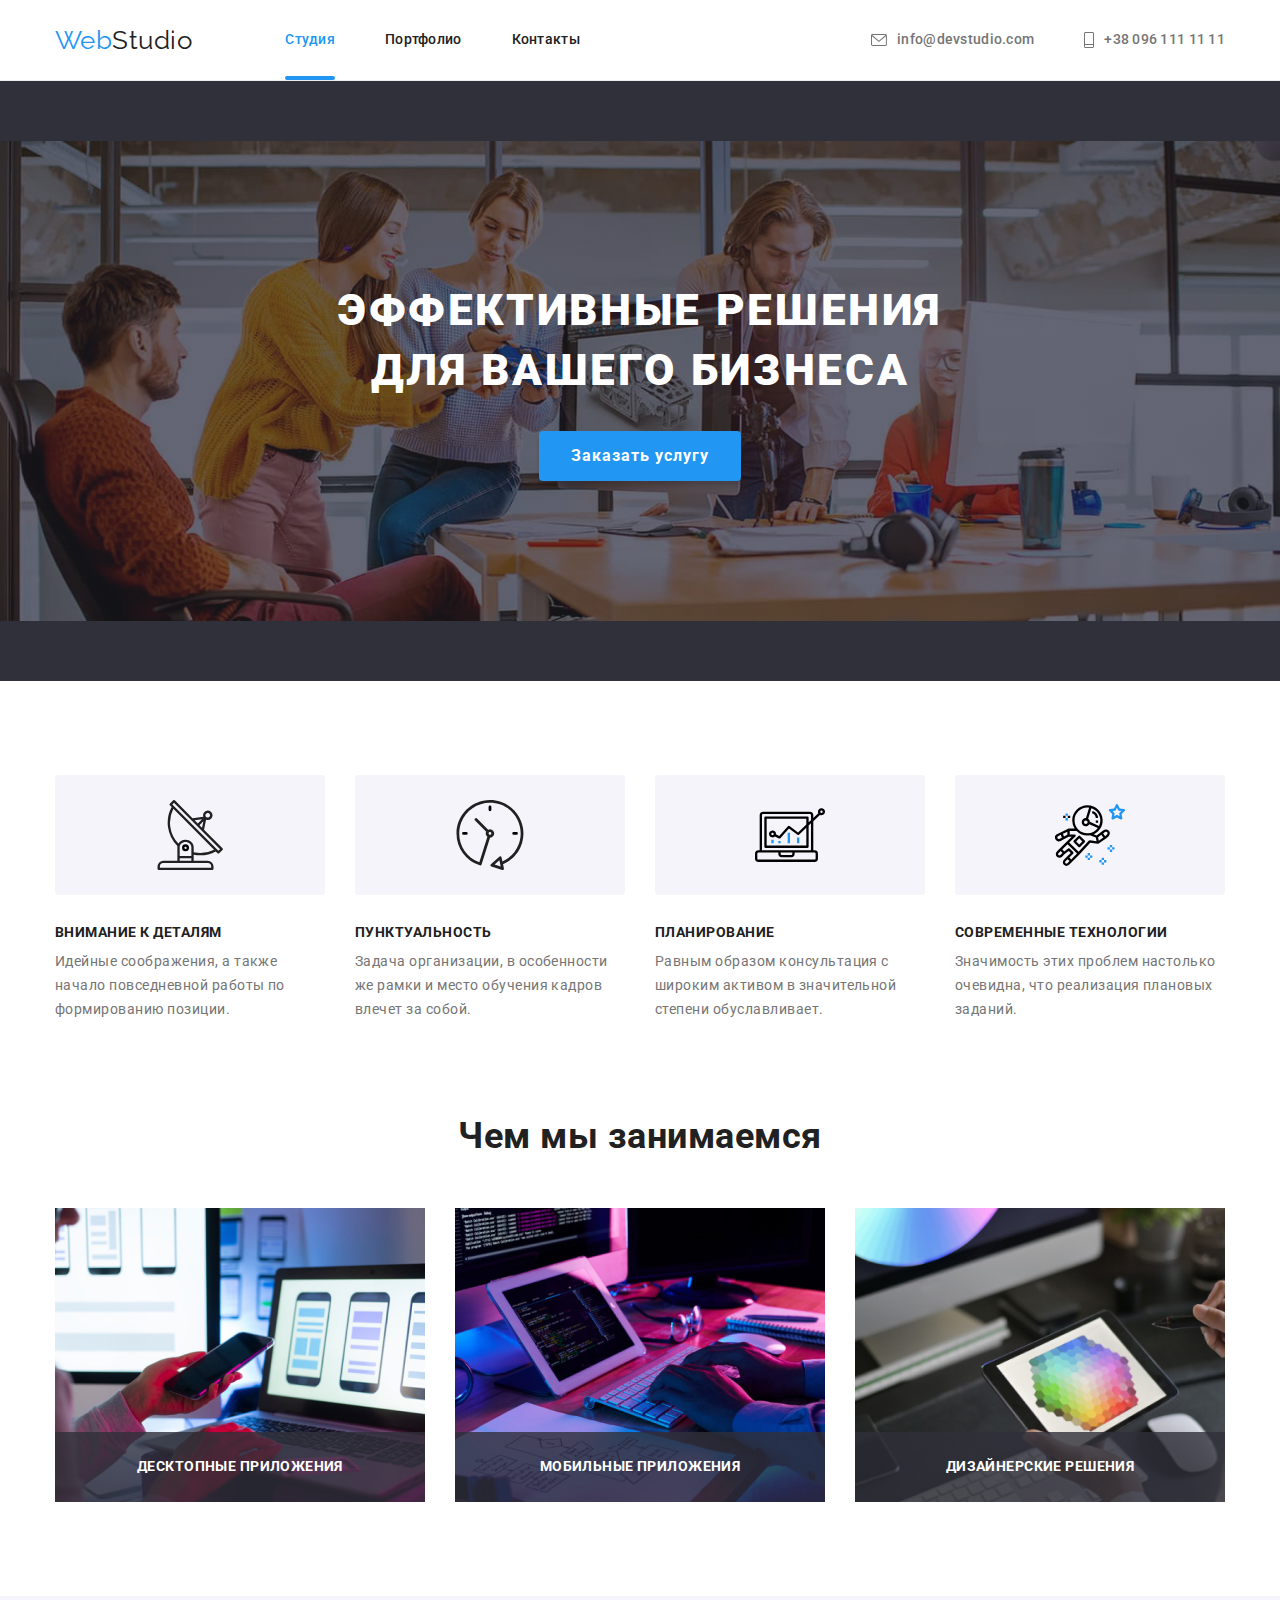
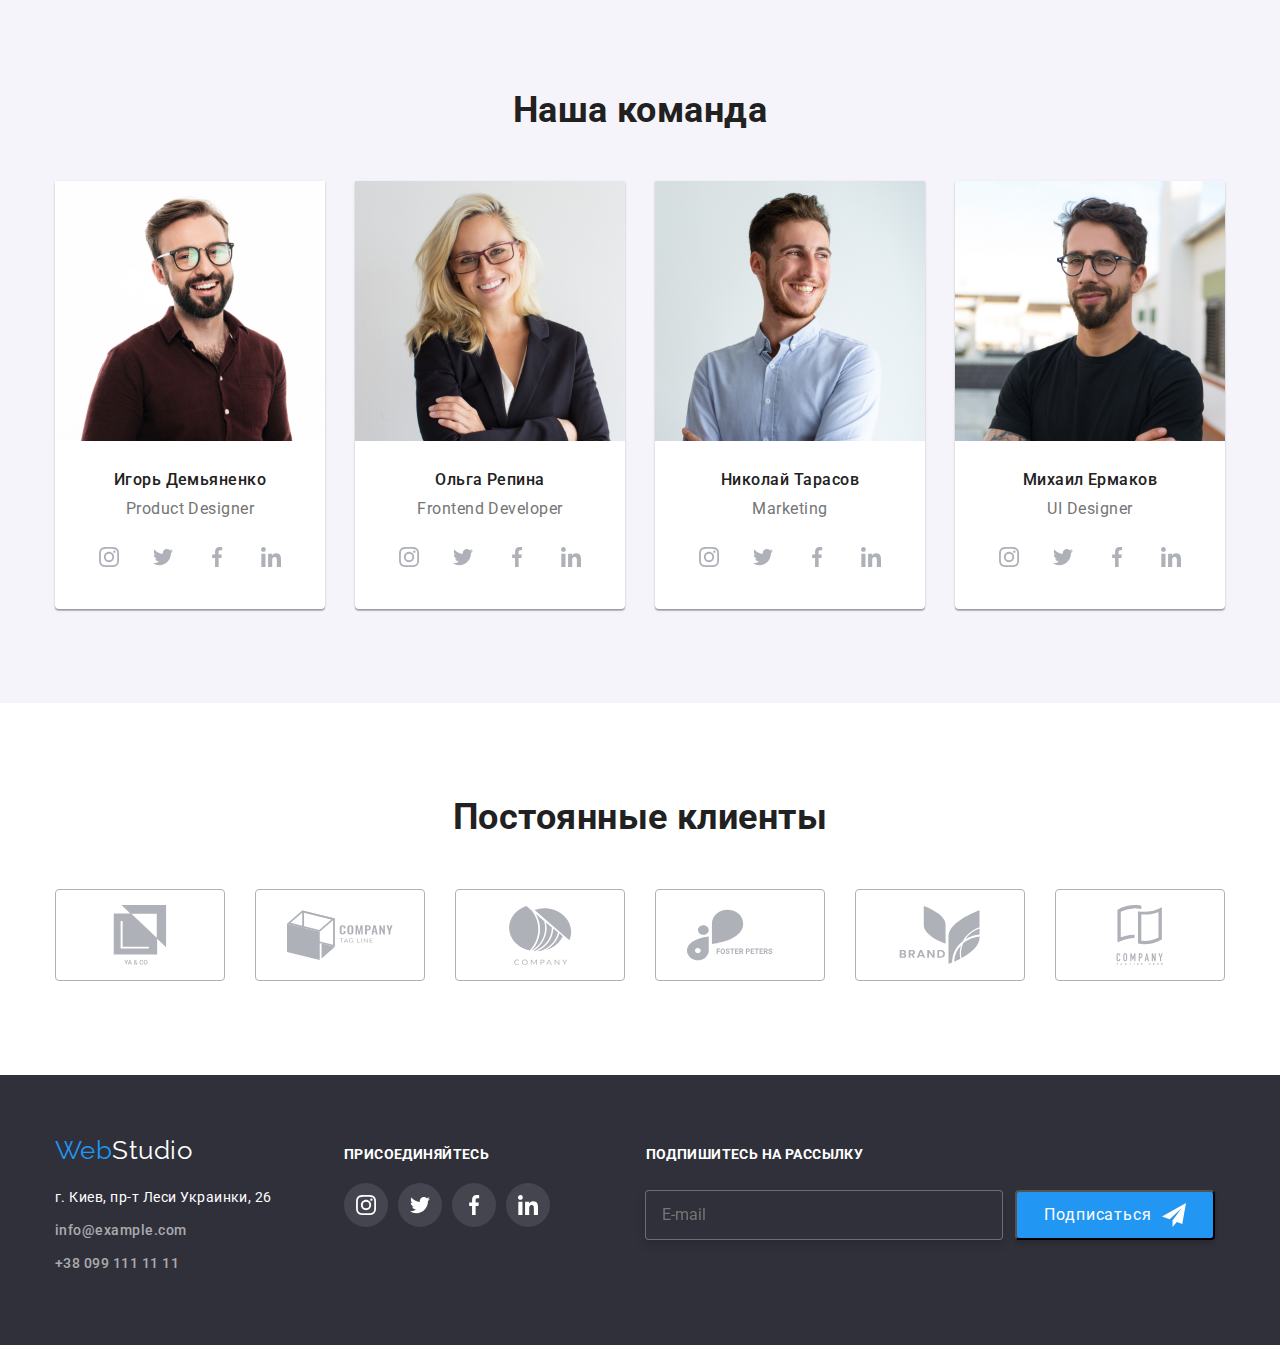
<file: index.html>
<!DOCTYPE html>
<html lang="ru">
    <head>
        <meta charset="UTF-8" />
        <meta http-equiv="X-UA-Compatible" content="IE=edge" />
        <meta name="viewport" content="width=device-width, initial-scale=1.0" />
        <title>Document</title>
        <link rel="preconnect" href="https://fonts.gstatic.com" />
        <link
            href="https://fonts.googleapis.com/css2?family=Raleway:wght@700&family=Roboto:wght@400;500;700;900&display=swap"
            rel="stylesheet"
        />
        <link
            rel="stylesheet"
            href="https://cdnjs.cloudflare.com/ajax/libs/modern-normalize/1.0.0/modern-normalize.min.css"
        />
        <link rel="stylesheet" href="css/styles.css" />
    </head>
    <body>
        <header class="line-bottom">
            <div class="container">
                <nav class="main-nav">
                    <a href="index.html" class="logo link"
                        ><span class="logo-accent">Web</span>Studio</a
                    >
                    <ul class="site-nav list">
                        <li class="item">
                            <a
                                href="index.html"
                                class="link current link-border"
                                >Студия</a
                            >
                        </li>
                        <li class="item">
                            <a href="portfolio.html" class="link">Портфолио</a>
                        </li>
                        <li class="item">
                            <a href="" class="link item">Контакты</a>
                        </li>
                    </ul>

                    <ul class="contact list mail-like auth-nav">
                        <li class="item">
                            <a
                                href="mailto:info@devstudio.com"
                                class="auth-nav-link link"
                            >
                                <svg class="mail-icon" width="16" height="12">
                                    <use
                                        href="./images/icons.svg#icon-mail"
                                    ></use></svg
                                >info@devstudio.com
                            </a>
                        </li>
                        <li class="item">
                            <a
                                href="tel:+380961111111"
                                class="auth-nav-link link"
                                ><svg class="tel-icon" width="10" height="16">
                                    <use
                                        href="./images/icons.svg#icon-tell"
                                    ></use></svg
                                >+38 096 111 11 11
                            </a>
                        </li>
                    </ul>
                </nav>
            </div>
        </header>
        <main>
            <section class="hero">
                <div class="container">
                    <h1 class="hero-title">
                        Эффективные решения для вашего бизнеса
                    </h1>
                    <button
                        data-modal-open
                        type="button"
                        class="hero-button button"
                    >
                        Заказать услугу
                    </button>
                </div>
            </section>
            <section class="section feature-section">
                <div class="container">
                    <ul class="feature-list list">
                        <li class="item-list">
                            <div class="line-icon">
                                <svg
                                    class="feature-icon"
                                    width="70"
                                    height="70"
                                >
                                    <use
                                        href="./images/icons.svg#icon-antenna"
                                    ></use>
                                </svg>
                            </div>
                            <h3 class="section-title">Внимание к деталям</h3>
                            <p class="section-info">
                                Идейные соображения, а также начало повседневной
                                работы по формированию позиции.
                            </p>
                        </li>
                        <li class="item-list">
                            <div class="line-icon">
                                <svg
                                    class="feature-icon"
                                    width="70"
                                    height="70"
                                >
                                    <use
                                        href="./images/icons.svg#icon-clock"
                                    ></use>
                                </svg>
                            </div>
                            <h3 class="section-title">Пунктуальность</h3>
                            <p class="section-info">
                                Задача организации, в особенности же рамки и
                                место обучения кадров влечет за собой.
                            </p>
                        </li>
                        <li class="item-list">
                            <div class="line-icon">
                                <svg
                                    class="feature-icon"
                                    width="70"
                                    height="70"
                                >
                                    <use
                                        href="./images/icons.svg#icon-diagram"
                                    ></use>
                                </svg>
                            </div>
                            <h3 class="section-title">Планирование</h3>
                            <p class="section-info">
                                Равным образом консультация с широким активом в
                                значительной степени обуславливает.
                            </p>
                        </li>
                        <li class="item-list">
                            <div class="line-icon">
                                <svg
                                    class="feature-icon"
                                    width="70"
                                    height="70"
                                >
                                    <use
                                        href="./images/icons.svg#icon-astronaut"
                                    ></use>
                                </svg>
                            </div>
                            <h3 class="section-title">
                                Современные технологии
                            </h3>
                            <p class="section-info">
                                Значимость этих проблем настолько очевидна, что
                                реализация плановых заданий.
                            </p>
                        </li>
                    </ul>
                </div>
            </section>
            <section class="section">
                <div class="container">
                    <h2 class="section-big list">Чем мы занимаемся</h2>
                    <ul class="work list">
                        <li class="work-item">
                            <a href="" class="work-product">
                                <img
                                    src="images/computer.jpg"
                                    alt="Кодит на компьютере"
                                    width="370"
                                />

                                <h3 class="product-name">
                                    Десктопные приложения
                                </h3>
                            </a>
                        </li>
                        <li class="work-item">
                            <a href="" class="work-product"
                                ><img
                                    src="images/notebook.jpg"
                                    alt="Кодит на ноутбуке"
                                    width="370"
                                />

                                <h3 class="product-name">
                                    Мобильные приложения
                                </h3>
                            </a>
                        </li>
                        <li class="work-item">
                            <a href="" class="work-product">
                                <img
                                    src="images/tablet.jpg"
                                    alt="Кодит на планшете"
                                    width="370"
                                />

                                <h3 class="product-name">
                                    Дизайнерские решения
                                </h3>
                            </a>
                        </li>
                    </ul>
                </div>
            </section>
            <section class="section team-color">
                <div class="container">
                    <h2 class="section-big list">Наша команда</h2>
                    <ul class="team list">
                        <li class="team-item">
                            <img
                                src="images/demyanenko.jpg"
                                alt="На фото Игорь Демьяненко"
                                width="270"
                            />
                            <div class="man-rang-item">
                                <h3 class="section-man">Игорь Демьяненко</h3>
                                <p class="section-rang">Product Designer</p>
                                <ul class="list social-team">
                                    <li class="social-team-list">
                                        <a
                                            href=""
                                            class="social-team-link link"
                                        >
                                            <svg
                                                class="social-team-icon"
                                                width="20"
                                                height="20"
                                            >
                                                <use
                                                    href="./images/icons.svg#icon-instagram"
                                                ></use></svg
                                        ></a>
                                    </li>
                                    <li class="social-team-list">
                                        <a
                                            href=""
                                            class="social-team-link link"
                                        >
                                            <svg
                                                class="social-team-icon"
                                                width="20"
                                                height="20"
                                            >
                                                <use
                                                    href="./images/icons.svg#icon-twitter"
                                                ></use></svg
                                        ></a>
                                    </li>
                                    <li class="social-team-list">
                                        <a
                                            href=""
                                            class="social-team-link link"
                                        >
                                            <svg
                                                class="social-team-icon"
                                                width="20"
                                                height="20"
                                            >
                                                <use
                                                    href="./images/icons.svg#icon-facebook"
                                                ></use></svg
                                        ></a>
                                    </li>
                                    <li class="social-team-list">
                                        <a
                                            href=""
                                            class="social-team-link link"
                                        >
                                            <svg
                                                class="social-team-icon"
                                                width="20"
                                                height="20"
                                            >
                                                <use
                                                    href="./images/icons.svg#icon-linkedin"
                                                ></use></svg
                                        ></a>
                                    </li>
                                </ul>
                            </div>
                        </li>
                        <li class="team-item">
                            <img
                                src="images/repina.jpg"
                                alt="На фото Ольга Репина"
                                width="270"
                            />
                            <div class="man-rang-item">
                                <h3 class="section-man">Ольга Репина</h3>
                                <p class="section-rang">Frontend Developer</p>
                                <ul class="list social-team">
                                    <li class="social-team-list">
                                        <a
                                            href=""
                                            class="social-team-link link"
                                        >
                                            <svg
                                                class="social-team-icon"
                                                width="20"
                                                height="20"
                                            >
                                                <use
                                                    href="./images/icons.svg#icon-instagram"
                                                ></use></svg
                                        ></a>
                                    </li>
                                    <li class="social-team-list">
                                        <a
                                            href=""
                                            class="social-team-link link"
                                        >
                                            <svg
                                                class="social-team-icon"
                                                width="20"
                                                height="20"
                                            >
                                                <use
                                                    href="./images/icons.svg#icon-twitter"
                                                ></use></svg
                                        ></a>
                                    </li>
                                    <li class="social-team-list">
                                        <a
                                            href=""
                                            class="social-team-link link"
                                        >
                                            <svg
                                                class="social-team-icon"
                                                width="20"
                                                height="20"
                                            >
                                                <use
                                                    href="./images/icons.svg#icon-facebook"
                                                ></use></svg
                                        ></a>
                                    </li>
                                    <li class="social-team-list">
                                        <a
                                            href=""
                                            class="social-team-link link"
                                        >
                                            <svg
                                                class="social-team-icon"
                                                width="20"
                                                height="20"
                                            >
                                                <use
                                                    href="./images/icons.svg#icon-linkedin"
                                                ></use></svg
                                        ></a>
                                    </li>
                                </ul>
                            </div>
                        </li>
                        <li class="team-item">
                            <img
                                src="images/tarasov.jpg"
                                alt="На фото Николай Тарасов"
                                width="270"
                            />
                            <div class="man-rang-item">
                                <h3 class="section-man">Николай Тарасов</h3>
                                <p class="section-rang">Marketing</p>
                                <ul class="list social-team">
                                    <li class="social-team-list">
                                        <a
                                            href=""
                                            class="social-team-link link"
                                        >
                                            <svg
                                                class="social-team-icon"
                                                width="20"
                                                height="20"
                                            >
                                                <use
                                                    href="./images/icons.svg#icon-instagram"
                                                ></use></svg
                                        ></a>
                                    </li>
                                    <li class="social-team-list">
                                        <a
                                            href=""
                                            class="social-team-link link"
                                        >
                                            <svg
                                                class="social-team-icon"
                                                width="20"
                                                height="20"
                                            >
                                                <use
                                                    href="./images/icons.svg#icon-twitter"
                                                ></use></svg
                                        ></a>
                                    </li>
                                    <li class="social-team-list">
                                        <a
                                            href=""
                                            class="social-team-link link"
                                        >
                                            <svg
                                                class="social-team-icon"
                                                width="20"
                                                height="20"
                                            >
                                                <use
                                                    href="./images/icons.svg#icon-facebook"
                                                ></use></svg
                                        ></a>
                                    </li>
                                    <li class="social-team-list">
                                        <a
                                            href=""
                                            class="social-team-link link"
                                        >
                                            <svg
                                                class="social-team-icon"
                                                width="20"
                                                height="20"
                                            >
                                                <use
                                                    href="./images/icons.svg#icon-linkedin"
                                                ></use></svg
                                        ></a>
                                    </li>
                                </ul>
                            </div>
                        </li>
                        <li class="team-item">
                            <img
                                src="images/ermakov.jpg"
                                alt="На фото Михаил Ермаков"
                                width="270"
                            />
                            <div class="man-rang-item">
                                <h3 class="section-man">Михаил Ермаков</h3>
                                <p class="section-rang">UI Designer</p>
                                <ul class="list social-team">
                                    <li class="social-team-list">
                                        <a
                                            href=""
                                            class="social-team-link link"
                                        >
                                            <svg
                                                class="social-team-icon"
                                                width="20"
                                                height="20"
                                            >
                                                <use
                                                    href="./images/icons.svg#icon-instagram"
                                                ></use></svg
                                        ></a>
                                    </li>
                                    <li class="social-team-list">
                                        <a
                                            href=""
                                            class="social-team-link link"
                                        >
                                            <svg
                                                class="social-team-icon"
                                                width="20"
                                                height="20"
                                            >
                                                <use
                                                    href="./images/icons.svg#icon-twitter"
                                                ></use></svg
                                        ></a>
                                    </li>
                                    <li class="social-team-list">
                                        <a
                                            href=""
                                            class="social-team-link link"
                                        >
                                            <svg
                                                class="social-team-icon"
                                                width="20"
                                                height="20"
                                            >
                                                <use
                                                    href="./images/icons.svg#icon-facebook"
                                                ></use></svg
                                        ></a>
                                    </li>
                                    <li class="social-team-list">
                                        <a
                                            href=""
                                            class="social-team-link link"
                                        >
                                            <svg
                                                class="social-team-icon"
                                                width="20"
                                                height="20"
                                            >
                                                <use
                                                    href="./images/icons.svg#icon-linkedin"
                                                ></use></svg
                                        ></a>
                                    </li>
                                </ul>
                            </div>
                        </li>
                    </ul>
                </div>
            </section>
            <section class="section">
                <div class="container">
                    <h3 class="section-big">Постоянные клиенты</h3>
                    <ul class="list company">
                        <li class="company-list">
                            <a href="" class="company-link link">
                                <svg
                                    class="company-icon"
                                    width="106"
                                    height="60"
                                >
                                    <use
                                        href="./images/icons.svg#icon-yago"
                                    ></use>
                                </svg>
                            </a>
                        </li>
                        <li class="company-list">
                            <a href="" class="company-link link">
                                <svg
                                    class="company-icon"
                                    width="106"
                                    height="60"
                                >
                                    <use
                                        href="./images/icons.svg#icon-tagline"
                                    ></use>
                                </svg>
                            </a>
                        </li>
                        <li class="company-list">
                            <a href="" class="company-link link">
                                <svg
                                    class="company-icon"
                                    width="106"
                                    height="60"
                                >
                                    <use
                                        href="./images/icons.svg#icon-company"
                                    ></use>
                                </svg>
                            </a>
                        </li>
                        <li class="company-list">
                            <a href="" class="company-link link">
                                <svg
                                    class="company-icon"
                                    width="106"
                                    height="60"
                                >
                                    <use
                                        href="./images/icons.svg#icon-foster"
                                    ></use>
                                </svg>
                            </a>
                        </li>
                        <li class="company-list">
                            <a href="" class="company-link link">
                                <svg
                                    class="company-icon"
                                    width="106"
                                    height="60"
                                >
                                    <use
                                        href="./images/icons.svg#icon-brand"
                                    ></use>
                                </svg>
                            </a>
                        </li>
                        <li class="company-list">
                            <a href="" class="company-link link">
                                <svg
                                    class="company-icon"
                                    width="106"
                                    height="60"
                                >
                                    <use
                                        href="./images/icons.svg#icon-taghere"
                                    ></use>
                                </svg>
                            </a>
                        </li>
                    </ul>
                </div>
            </section>
        </main>
        <footer class="footer">
            <div class="container flex-footer">
                <div class="adds">
                    <a href="index.html" class="logo link logo-footer"
                        ><span class="logo-accent">Web</span
                        ><span class="logo-white">Studio</span></a
                    >
                    <address class="adds-like">
                        <p class="list">
                            <span class="adds-tittle"
                                >г. Киев, пр-т Леси Украинки, 26</span
                            >
                        </p>
                        <ul class="contact list">
                            <li>
                                <a
                                    href="mailto:info@example.com"
                                    class="mail link contact-mail-down"
                                    >info@example.com</a
                                >
                            </li>
                            <li>
                                <a
                                    href="tel:+380991111111"
                                    class="tel link contact-mail-down"
                                    >+38 099 111 11 11</a
                                >
                            </li>
                        </ul>
                    </address>
                </div>
                <div class="plea">
                    <h3 class="plea-title">присоединяйтесь</h3>
                    <ul class="list social">
                        <li class="social-list">
                            <a href="" class="social-link link">
                                <svg class="social-icon" width="20" height="20">
                                    <use
                                        href="./images/icons.svg#icon-instagram"
                                    ></use></svg
                            ></a>
                        </li>
                        <li class="social-list">
                            <a href="" class="social-link link">
                                <svg class="social-icon" width="20" height="20">
                                    <use
                                        href="./images/icons.svg#icon-twitter"
                                    ></use></svg
                            ></a>
                        </li>
                        <li class="social-list">
                            <a href="" class="social-link link">
                                <svg class="social-icon" width="20" height="20">
                                    <use
                                        href="./images/icons.svg#icon-facebook"
                                    ></use></svg
                            ></a>
                        </li>
                        <li class="social-list">
                            <a href="" class="social-link link">
                                <svg class="social-icon" width="20" height="20">
                                    <use
                                        href="./images/icons.svg#icon-linkedin"
                                    ></use></svg
                            ></a>
                        </li>
                    </ul>
                </div>
                <div class="input">
                    <h3 class="input-tittle">Подпишитесь на рассылку</h3>
                    <form class="input-form">
                        <label
                            ><input
                                type="email"
                                name="email"
                                placeholder="E-mail"
                                class="input-mail"
                        /></label>
                        <button type="submit" class="input-button">
                            Подписаться<svg
                                class="send-icon"
                                width="24"
                                height="24"
                            >
                                <use href="./images/icons.svg#icon-send"></use>
                            </svg>
                        </button>
                    </form>
                </div>
            </div>
            <div data-modal class="backdrop is-hidden">
                <div class="modal">
                    <h3 class="modal-title">
                        Оставьте свои данные, мы вам перезвоним
                    </h3>
                    <button data-modal-close class="button modal-button">
                        <svg class="modal-icons-close" width="11" height="11">
                            <use href="./images/icons.svg#icon-close"></use>
                        </svg>
                    </button>

                    <form class="modal-form">
                        <ul class="list modal-list">
                            <li class="form-list">
                                <label for="text" class="form-fild">Имя</label>
                                <input
                                    class="form-kind"
                                    type="text"
                                    name="username"
                                    id="text"
                                    placeholder=" "
                                    autofocus
                                />

                                <svg class="modal-icons" width="18" height="18">
                                    <use
                                        href="./images/icons.svg#icon-person"
                                    ></use>
                                </svg>
                            </li>
                            <li class="form-list">
                                <label for="tell" class="form-fild"
                                    >Телефон</label
                                >
                                <input
                                    class="form-kind"
                                    type="tell"
                                    name="tell"
                                    id="tell"
                                    placeholder=" "
                                />
                                <svg class="modal-icons" width="18" height="18">
                                    <use
                                        href="./images/icons.svg#icon-phone"
                                    ></use>
                                </svg>
                            </li>
                            <li class="form-list">
                                <label for="mail" class="form-fild"
                                    >Почта</label
                                >
                                <input
                                    class="form-kind"
                                    type="emeil"
                                    name="mail"
                                    id="mail"
                                    placeholder=" "
                                />
                                <svg class="modal-icons" width="18" height="18">
                                    <use
                                        href="./images/icons.svg#icon-email"
                                    ></use>
                                </svg>
                            </li>

                            <li class="form-list">
                                <label for="comments" class="form-fild">Коментарий</label>
                                <textarea
                                    name="comments"
                                    id="comments"
                                    class="form-comments"
                                    cols="30"
                                    rows="10"
                                    placeholder="Введите текст"
                                ></textarea>
                            </li>
                        </ul>
                        <div class="checkbox-label">
                            <label for="checkbox" class="checkbox-like">
                                <input
                                    class="modal-checkbox"
                                    type="checkbox"
                                    id="checkbox"
                                />

                                <span class="check-icon"
                                    ><svg
                                        class="icon-tick"
                                        width="18"
                                        height="18"
                                    >
                                        <use
                                            href="./images/icons.svg#icon-tick"
                                        ></use></svg
                                ></span>
                                <span class="documents"
                                    >Соглашаюсь с рассылкой и принимаю

                                    <a href="" class="documents-link"
                                        >Условия договора</a
                                    >
                                </span>
                            </label>
                        </div>
                        <button type="submit" class="button modal-submit">
                            Отправить
                        </button>
                    </form>
                </div>
            </div>
        </footer>
        <script src="./js/modal.js"></script>
    </body>
</html>
</file>
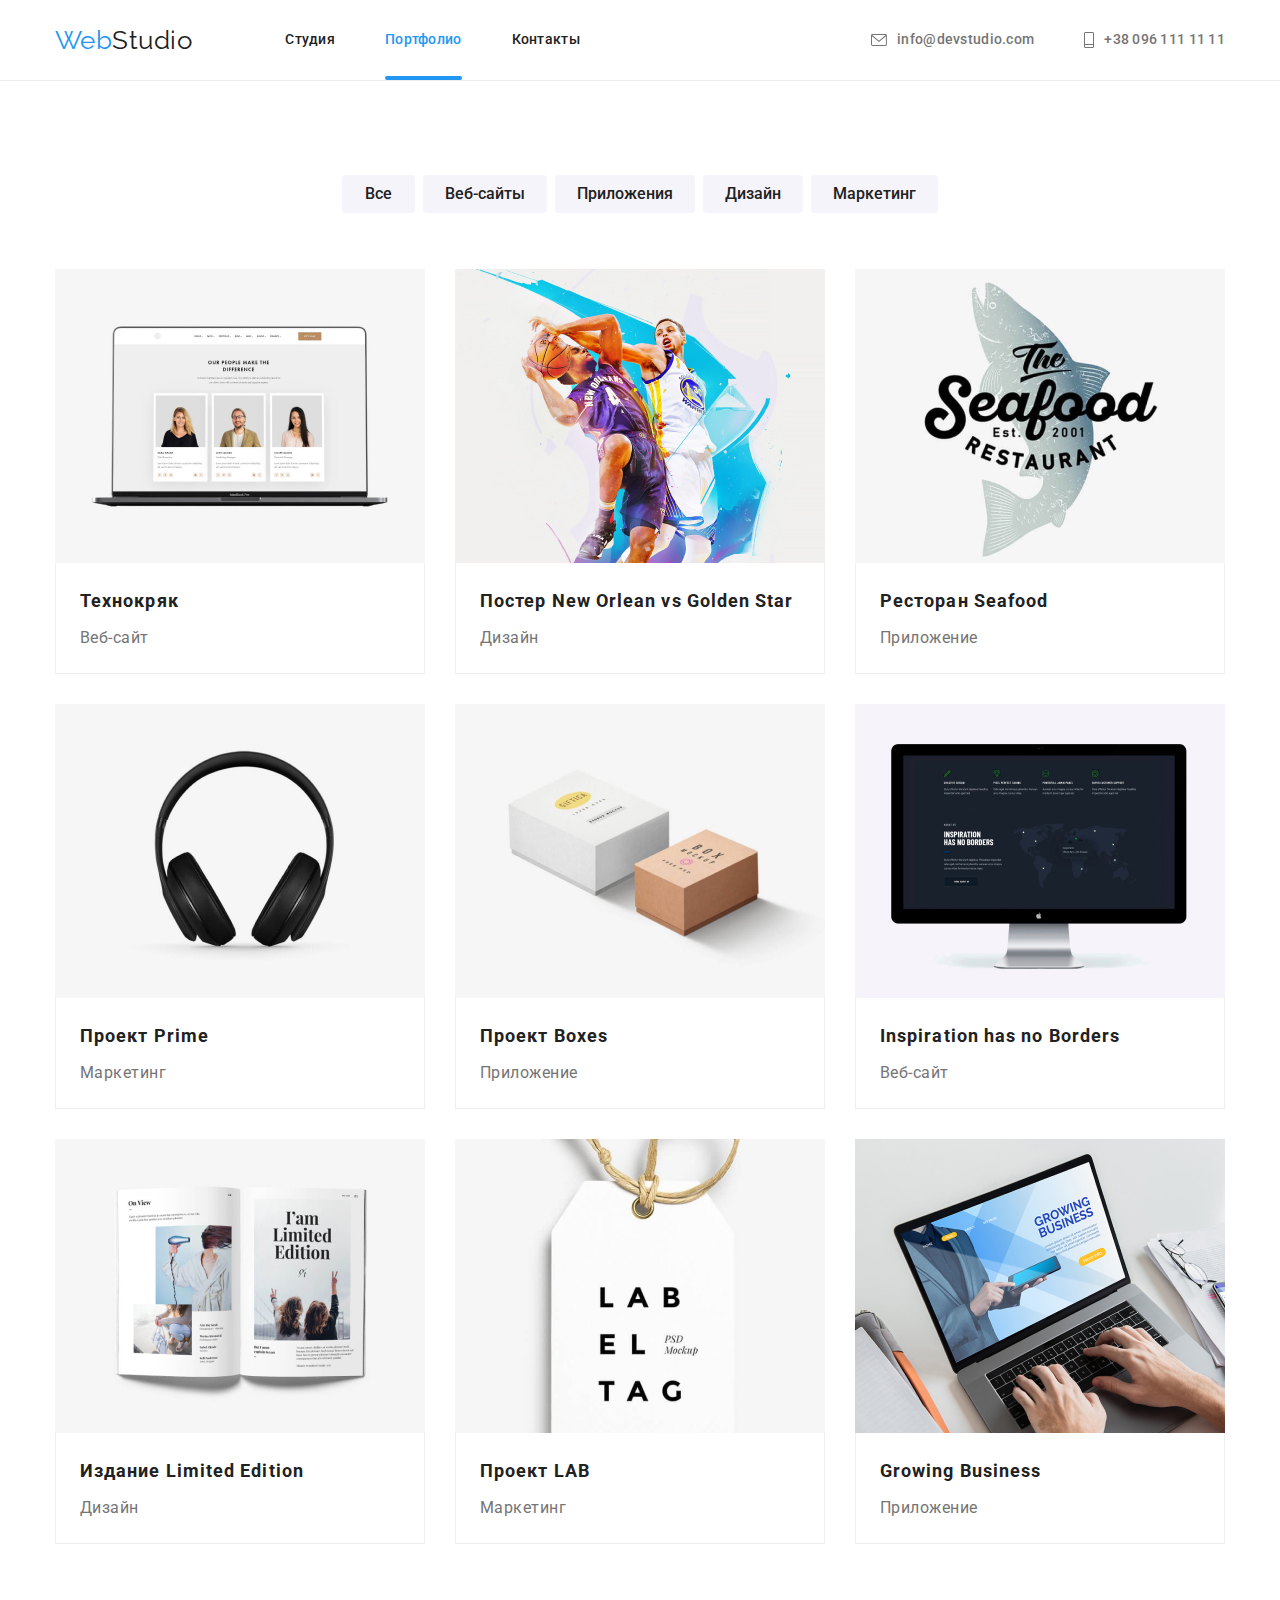
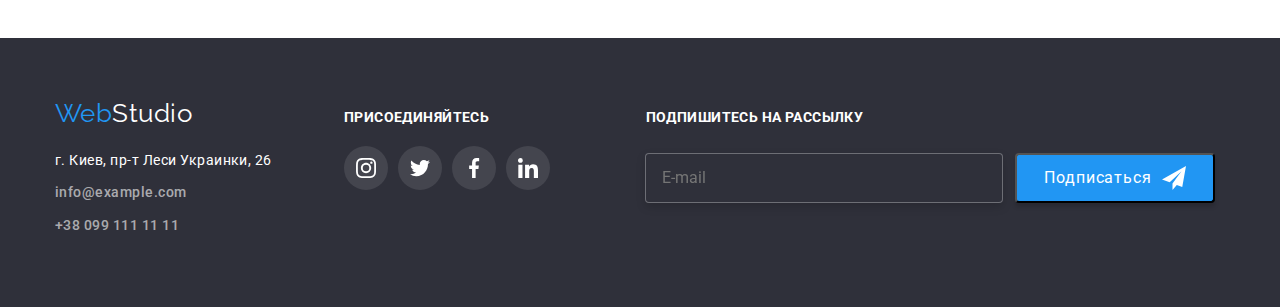
<file: portfolio.html>
<!DOCTYPE html>
<html lang="ru">
    <head>
        <meta charset="UTF-8" />
        <meta http-equiv="X-UA-Compatible" content="IE=edge" />
        <meta name="viewport" content="width=device-width, initial-scale=1.0" />
        <title>Document</title>
        <link
            href="https://fonts.googleapis.com/css2?family=Raleway:wght@700&family=Roboto:wght@400;500;700;900&display=swap"
            rel="stylesheet"
        />
        <link
            rel="stylesheet"
            href="https://cdnjs.cloudflare.com/ajax/libs/modern-normalize/1.0.0/modern-normalize.min.css"
        />

        <link rel="stylesheet" href="./css/styles.css" />
    </head>
    <body>
        <header class="line-bottom">
            <div class="container">
                <nav class="main-nav">
                    <a href="index.html" class="logo link"
                        ><span class="logo-accent">Web</span>Studio</a
                    >
                    <ul class="site-nav list">
                        <li class="item">
                            <a href="index.html" class="link">Студия</a>
                        </li>
                        <li class="item">
                            <a
                                href="portfolio.html"
                                class="link current link-border"
                                >Портфолио</a
                            >
                        </li>
                        <li class="item">
                            <a href="" class="link item">Контакты</a>
                        </li>
                    </ul>

                    <ul class="contact list mail-like auth-nav">
                        <li class="item">
                            <a
                                href="mailto:info@devstudio.com"
                                class="auth-nav-link link"
                            >
                                <svg class="mail-icon" width="16" height="12">
                                    <use
                                        href="./images/icons.svg#icon-mail"
                                    ></use></svg
                                >info@devstudio.com
                            </a>
                        </li>
                        <li class="item">
                            <a
                                href="tel:+380961111111"
                                class="auth-nav-link link"
                                ><svg class="tel-icon" width="10" height="16">
                                    <use
                                        href="./images/icons.svg#icon-tell"
                                    ></use></svg
                                >+38 096 111 11 11
                            </a>
                        </li>
                    </ul>
                </nav>
            </div>
        </header>
        <main>
            <section class="section">
                <div class="container">
                    <h1 class="visually-hidden">Портфолио</h1>
                    <!-- Список кнопок -->
                    <ul class="site-option list">
                        <li class="item-button">
                            <button
                                type="button"
                                class="button site-option-button"
                            >
                                Все
                            </button>
                        </li>
                        <li class="item-button">
                            <button
                                type="button"
                                class="button site-option-button"
                            >
                                Веб-сайты
                            </button>
                        </li>
                        <li class="item-button">
                            <button
                                type="button"
                                class="button site-option-button"
                            >
                                Приложения
                            </button>
                        </li>
                        <li class="item-button">
                            <button
                                type="button"
                                class="button site-option-button"
                            >
                                Дизайн
                            </button>
                        </li>
                        <li class="item-button">
                            <button
                                type="button"
                                class="button site-option-button"
                            >
                                Маркетинг
                            </button>
                        </li>
                    </ul>

                    <!-- Список карточек -->

                    <ul class="site-combining list">
                        <li class="item-link">
                            <a href="" class="link site-combining-link">
                                <div class="site-images">
                                    <img
                                        src="images/notebookstudio.jpg"
                                        alt="Ноутбук"
                                        width="370"
                                    />

                                    <p class="text-combining">
                                        Технокряк это современная площадка
                                        распространения коронавируса. Компании
                                        используют эту платформу для цифрового
                                        шпионажа и атак на защищённые сервера
                                        конкурентов.
                                    </p>
                                </div>
                                <div class="line-item">
                                    <h3 class="section-name">Технокряк</h3>
                                    <p class="section-use">Веб-сайт</p>
                                </div></a
                            >
                        </li>
                        <li class="item-link">
                            <a href="" class="link site-combining-link">
                                <div class="site-images">
                                    <img
                                        src="images/poster.jpg"
                                        alt="Постер с двумя баскетболистами"
                                        width="370"
                                    />
                                    <p class="text-combining">
                                        Технокряк это современная площадка
                                        распространения коронавируса. Компании
                                        используют эту платформу для цифрового
                                        шпионажа и атак на защищённые сервера
                                        конкурентов.
                                    </p>
                                </div>
                                <div class="line-item">
                                    <h3 class="section-name">
                                        Постер New Orlean vs Golden Star
                                    </h3>
                                    <p class="section-use">Дизайн</p>
                                </div></a
                            >
                        </li>
                        <li class="item-link">
                            <a href="" class="link site-combining-link">
                                <div class="site-images">
                                    <img
                                        src="images/logoseafood.jpg"
                                        alt="Логотип ресторана Seafood"
                                        width="370"
                                    />
                                    <p class="text-combining">
                                        Технокряк это современная площадка
                                        распространения коронавируса. Компании
                                        используют эту платформу для цифрового
                                        шпионажа и атак на защищённые сервера
                                        конкурентов.
                                    </p>
                                </div>
                                <div class="line-item">
                                    <h3 class="section-name">
                                        Ресторан Seafood
                                    </h3>
                                    <p class="section-use">Приложение</p>
                                </div></a
                            >
                        </li>
                        <li class="item-link">
                            <a href="" class="link site-combining-link">
                                <div class="site-images">
                                    <img
                                        src="images/headphones.jpg"
                                        alt="Наушники"
                                        width="370"
                                    />
                                    <p class="text-combining">
                                        Технокряк это современная площадка
                                        распространения коронавируса. Компании
                                        используют эту платформу для цифрового
                                        шпионажа и атак на защищённые сервера
                                        конкурентов.
                                    </p>
                                </div>
                                <div class="line-item site-combining-link">
                                    <h3 class="section-name">Проект Prime</h3>
                                    <p class="section-use">Маркетинг</p>
                                </div></a
                            >
                        </li>
                        <li class="item-link">
                            <a href="" class="link site-combining-link">
                                <div class="site-images">
                                    <img
                                        src="images/boxes.jpg"
                                        alt="Две коробки"
                                        width="370"
                                    />
                                    <p class="text-combining">
                                        Технокряк это современная площадка
                                        распространения коронавируса. Компании
                                        используют эту платформу для цифрового
                                        шпионажа и атак на защищённые сервера
                                        конкурентов.
                                    </p>
                                </div>
                                <div class="line-item">
                                    <h3 class="section-name">Проект Boxes</h3>
                                    <p class="section-use">Приложение</p>
                                </div></a
                            >
                        </li>
                        <li class="item-link">
                            <a href="" class="link site-combining-link">
                                <div class="site-images">
                                    <img
                                        src="images/laptop.jpg"
                                        alt="Компьютер"
                                        width="370"
                                    />
                                    <p class="text-combining">
                                        Технокряк это современная площадка
                                        распространения коронавируса. Компании
                                        используют эту платформу для цифрового
                                        шпионажа и атак на защищённые сервера
                                        конкурентов.
                                    </p>
                                </div>
                                <div class="line-item">
                                    <h3 class="section-name">
                                        Inspiration has no Borders
                                    </h3>
                                    <p class="section-use">Веб-сайт</p>
                                </div></a
                            >
                        </li>
                        <li class="item-link">
                            <a href="" class="link site-combining-link">
                                <div class="site-images">
                                    <img
                                        src="images/journale.jpg"
                                        alt="Журнал"
                                        width="370"
                                    />
                                    <p class="text-combining">
                                        Технокряк это современная площадка
                                        распространения коронавируса. Компании
                                        используют эту платформу для цифрового
                                        шпионажа и атак на защищённые сервера
                                        конкурентов.
                                    </p>
                                </div>
                                <div class="line-item">
                                    <h3 class="section-name">
                                        Издание Limited Edition
                                    </h3>
                                    <p class="section-use">Дизайн</p>
                                </div></a
                            >
                        </li>
                        <li class="item-link">
                            <a href="" class="link site-combining-link">
                                <div class="site-images">
                                    <img
                                        src="images/tag.jpg"
                                        alt="Бирка"
                                        width="370"
                                    />
                                    <p class="text-combining">
                                        Технокряк это современная площадка
                                        распространения коронавируса. Компании
                                        используют эту платформу для цифрового
                                        шпионажа и атак на защищённые сервера
                                        конкурентов.
                                    </p>
                                </div>
                                <div class="line-item">
                                    <h3 class="section-name">Проект LAB</h3>
                                    <p class="section-use">Маркетинг</p>
                                </div></a
                            >
                        </li>
                        <li class="item-link">
                            <a href="" class="link site-combining-link">
                                <div class="site-images">
                                    <img
                                        src="images/notebookhand.jpg"
                                        alt="Печатает на ноутбуке"
                                        width="370"
                                    />
                                    <p class="text-combining">
                                        Технокряк это современная площадка
                                        распространения коронавируса. Компании
                                        используют эту платформу для цифрового
                                        шпионажа и атак на защищённые сервера
                                        конкурентов.
                                    </p>
                                </div>
                                <div class="line-item">
                                    <h3 class="section-name">
                                        Growing Business
                                    </h3>
                                    <p class="section-use">Приложение</p>
                                </div></a
                            >
                        </li>
                    </ul>
                </div>
            </section>
        </main>
        <footer class="footer">
            <div class="container flex-footer">
                <div class="adds">
                    <a href="index.html" class="logo link logo-footer"
                        ><span class="logo-accent">Web</span
                        ><span class="logo-white">Studio</span></a
                    >
                    <address class="adds-like">
                        <p class="list">
                            <span class="adds-tittle"
                                >г. Киев, пр-т Леси Украинки, 26</span
                            >
                        </p>
                        <ul class="contact list">
                            <li>
                                <a
                                    href="mailto:info@example.com"
                                    class="mail link contact-mail-down"
                                    >info@example.com</a
                                >
                            </li>
                            <li>
                                <a
                                    href="tel:+380991111111"
                                    class="tel link contact-mail-down"
                                    >+38 099 111 11 11</a
                                >
                            </li>
                        </ul>
                    </address>
                </div>
                <div class="plea">
                    <h3 class="plea-title">присоединяйтесь</h3>
                    <ul class="list social">
                        <li class="social-list">
                            <a href="" class="social-link link">
                                <svg class="social-icon" width="20" height="20">
                                    <use
                                        href="./images/icons.svg#icon-instagram"
                                    ></use></svg
                            ></a>
                        </li>
                        <li class="social-list">
                            <a href="" class="social-link link">
                                <svg class="social-icon" width="20" height="20">
                                    <use
                                        href="./images/icons.svg#icon-twitter"
                                    ></use></svg
                            ></a>
                        </li>
                        <li class="social-list">
                            <a href="" class="social-link link">
                                <svg class="social-icon" width="20" height="20">
                                    <use
                                        href="./images/icons.svg#icon-facebook"
                                    ></use></svg
                            ></a>
                        </li>
                        <li class="social-list">
                            <a href="" class="social-link link">
                                <svg class="social-icon" width="20" height="20">
                                    <use
                                        href="./images/icons.svg#icon-linkedin"
                                    ></use></svg
                            ></a>
                        </li>
                    </ul>
                </div>
                <div class="input">
                    <h3 class="input-tittle">Подпишитесь на рассылку</h3>
                    <form class="input-form">
                        <label
                            ><input
                                type="email"
                                name="email"
                                placeholder="E-mail"
                                class="input-mail"
                        /></label>
                        <button type="submit" class="input-button">
                            Подписаться<svg
                                class="send-icon"
                                width="24"
                                height="24"
                            >
                                <use href="./images/icons.svg#icon-send"></use>
                            </svg>
                        </button>
                    </form>
                </div>
            </div>
            <div data-modal class="backdrop is-hidden">
                <div class="modal">
                    <h3 class="modal-title">
                        Оставьте свои данные, мы вам перезвоним
                    </h3>
                    <button data-modal-close class="modal-button">
                        <svg class="modal-icons" width="11" height="11">
                            <use href="./images/icons.svg#icon-close"></use>
                        </svg>
                    </button>

                    <form class="modal-form">
                        <ul class="list modal-list">
                            <li class="form-list">
                                <label for="text" class="form-fild">Имя</label>
                                <input
                                    class="form-kind"
                                    type="text"
                                    name="username"
                                    id="text"
                                    placeholder=" "
                                    autofocus
                                />
                                <span class="form-person">
                                    <svg
                                        class="modal-icons"
                                        width="18"
                                        height="18"
                                    >
                                        <use
                                            href="./images/icons.svg#icon-person"
                                        ></use>
                                    </svg>
                                </span>
                            </li>
                            <li class="form-list">
                                <label for="tell" class="form-fild"
                                    >Телефон</label
                                >
                                <input
                                    class="form-kind"
                                    type="tell"
                                    name="tell"
                                    id="tell"
                                    placeholder=" "
                                /><span class="form-person">
                                    <svg
                                        class="modal-icons"
                                        width="18"
                                        height="18"
                                    >
                                        <use
                                            href="./images/icons.svg#icon-phone"
                                        ></use>
                                    </svg>
                                </span>
                            </li>
                            <li class="form-list">
                                <label for="mail" class="form-fild"
                                    >Почта</label
                                >
                                <input
                                    class="form-kind"
                                    type="emeil"
                                    name="mail"
                                    id="mail"
                                    placeholder=" "
                                /><span class="form-person">
                                    <svg
                                        class="modal-icons"
                                        width="18"
                                        height="18"
                                    >
                                        <use
                                            href="./images/icons.svg#icon-email"
                                        ></use>
                                    </svg>
                                </span>
                            </li>

                            <li class="form-list">
                                <label for="comments">Коментарий</label>
                                <textarea
                                    name="comments"
                                    id="comments"
                                    class="form-comments"
                                    cols="30"
                                    rows="10"
                                    placeholder="Введите текст"
                                ></textarea>
                            </li>
                        </ul>
                        <div class="checkbox-label">
                            <label for="checkbox" class="checkbox-like">
                                <input
                                    class="modal-checkbox"
                                    type="checkbox"
                                    id="checkbox"
                                />

                                <span class="check-icon"
                                    ><svg
                                        class="icon-tick"
                                        width="18"
                                        height="18"
                                    >
                                        <use
                                            href="./images/icons.svg#icon-tick"
                                        ></use></svg
                                ></span>
                                <span class="documents"
                                    >Соглашаюсь с рассылкой и принимаю

                                    <a href="" class="documents-link"
                                        >Условия договора</a
                                    >
                                </span>
                            </label>
                        </div>
                    </form>
                    <button type="submit" class="modal-submit">
                        Отправить
                    </button>
                </div>
            </div>
        </footer>
    </body>
</html>
</file>
<file: css/styles.css>
/* цвет основного текста #757575; */
/* вторичный цвет текста  #212121*/
/* основной фон #FFFFFF  */
/* акцент #2196F3 */
/* вторичный цвет фона #2F303A */
/* основной белый цвет #FFFFFF */
:root {
    --light-gray: #757575;
    --dark-gray-100: #212121;
    --blue: #2196f3;
    --blue-gray: #afb1b8;
    --white: #fff;
    --dark-gray-200: #2f303a;
    --star-white: #f5f4fa;
    --white-link: #ffffff99;

    --primary-text-color: var(--light-gray);
    --title-text-color: var(--dark-gray-100);
    --accent-color: var(--blue);
    --title-accent-color: var(--blue-gray);
    --primary-background-color: var(--white);
    --secondary-background-color: var(--dark-gray-200);
    --title-background-color: var(--star-white);
}
body {
    background-color: var(--primary-background-color);
    color: var(--primary-text-color);
    font-family: Roboto, sans-serif;
    letter-spacing: 0.03em;
}
.link {
    text-decoration: none;
    outline: none;
    display: inline-block;
}

a {
    text-decoration: none;
}

.list {
    list-style: none;
    padding: 0;
    margin: 0;
}
.container {
    width: 1200px;
    padding-left: 15px;
    padding-right: 15px;

    margin-left: auto;
    margin-right: auto;
}
.button {
    cursor: pointer;
    outline: none;
    border: none;
    transition: transform 250ms cubic-bezier(0.4, 0, 0.2, 1);
}

.section {
    padding-top: 94px;
    padding-bottom: 94px;
}
.section.no-padding {
    padding-top: 0;
    padding-bottom: 0;
}

h1,
h2,
h3,
h4,
h5,
h6,
p,
ul {
    margin: 0;
}

img {
    max-width: 100%;
    height: auto;
    display: block;
}

svg {
    display: inline-block;
}

.visually-hidden {
    position: absolute;
    width: 1px;
    height: 1px;
    margin: -1px;
    border: 0;
    padding: 0;

    white-space: nowrap;
    clip-path: inset(100%);
    clip: rect(0 0 0 0);
    overflow: hidden;
}

/* Шапка и подвал */

.logo {
    display: inline-block;
    color: var(--title-text-color);
    font-family: raleway;
    font-size: 26px;
    line-height: 1.19;
}
.logo-accent,
.logo:focus {
    color: var(--accent-color);
}

.logo-white {
    color: var(--white);
}

.logo.logo-footer {
    margin-top: 0;
    margin-bottom: 20px;
}

.line-bottom {
    border-bottom: 1px solid #ececec;
}

.main-nav {
    display: flex;
    align-items: center;
}

.site-nav {
    display: flex;
    font-size: 14px;
    line-height: 1.14;
    font-weight: 500;
    letter-spacing: 0.02em;

    margin-left: 93px;
}

.site-nav .item + .item {
    margin-left: 50px;
}

.site-nav .link {
    display: block;
    padding-top: 32px;
    padding-bottom: 32px;
    color: var(--title-text-color);
    transition: color 250ms cubic-bezier(0.4, 0, 0.2, 1);
}
.site-nav .link:active,
.site-nav .link:focus,
.site-nav .link:hover {
    color: var(--accent-color);
}

.main-nav .current {
    color: var(--accent-color);
}

.link-border {
    position: relative;
}
.site-nav .link-border::after {
    position: absolute;
    left: 0;
    bottom: 0;
    content: "";
    display: inline-block;
    width: 100%;
    height: 4px;
    background-color: var(--accent-color);
    border-radius: 4px;
}

.auth-nav-link {
    display: flex;
    align-items: center;
    color: var(--primary-text-color);
    transition: color 250ms cubic-bezier(0.4, 0, 0.2, 1);
}

.auth-nav-link:hover,
.auth-nav-link:focus {
    color: var(--accent-color);
}

.auth-nav {
    display: flex;
    margin-left: auto;
    align-items: center;
}

.auth-nav .item:not(:last-child) {
    margin-right: 50px;
}

.footer {
    position: relative;
    background-color: var(--secondary-background-color);
    padding-top: 60px;
    padding-bottom: 60px;
}

.contact {
    font-size: 14px;
    line-height: 1.14;
    font-weight: 500;

    color: var(--title-text-color);
}

.contact .mail:focus,
.contact .mail:hover,
.contact .tel:focus,
.contact .tel:hover {
    color: var(--accent-color);
}

.mail-icon,
.tel-icon {
    fill: currentColor;
    margin-right: 10px;
}

.mail-icon:hover,
.tel-icon:hover {
    fill: var(--accent-color);
}

.mail-like {
    color: var(--primary-text-color);
    letter-spacing: 0.02em;
}

.adds {
    margin-right: 70px;
}

.adds-like {
    font-style: normal;
}
.adds-tittle {
    display: inline-block;
    font-size: 14px;
    line-height: 1.71;

    white-space: nowrap;

    color: var(--white);
    margin-top: 0;
    margin-bottom: 9px;
}

.contact .contact-mail-down {
    display: inline-block;
    font-size: 14px;
    line-height: 1.71;

    margin-top: 0;
    margin-bottom: 9px;
    color: var(--white-link);

    transition: color 250ms cubic-bezier(0.4, 0, 0.2, 1);
}

.flex-footer {
    display: flex;
    align-items: baseline;
    justify-content: space-between;
}

.plea {
    margin-right: 93px;
}

.plea-title {
    text-transform: uppercase;
    color: var(--white);
    font-size: 14px;
    line-height: 1.14;
    letter-spacing: 0.03em;

    margin-top: 0;
    margin-bottom: 20px;
}

.social {
    display: flex;
    align-items: center;
    justify-content: center;
}

.social-list {
}

.social-list:not(:last-child) {
    margin-right: 10px;
}

.social-link {
    display: inline-flex;
    align-items: center;
    justify-content: center;

    width: 44px;
    height: 44px;
    border-radius: 50%;

    background-color: rgba(255, 255, 255, 0.1);

    transition: background-color 250ms cubic-bezier(0.4, 0, 0.2, 1);
}

.social .social-link:hover,
.social .social-link:focus {
    background-color: var(--accent-color);
}

.social-icon {
    fill: var(--white);
}

.input-tittle {
    display: block;
    text-align: center;
    justify-content: center;

    width: 219px;
    height: 16px;
    margin-bottom: 20px;

    font-size: 14px;
    line-height: 1.14px;
    letter-spacing: 0.03em;
    text-transform: uppercase;

    color: var(--white);
}

.input-form {
    display: flex;
    align-items: center;
    justify-content: center;
}
.input-mail {
    display: inline-block;
    width: 358px;
    height: 50px;
    margin-right: 12px;
    padding: 15px 16px;

    color: var(--white);
    background-color: var(--secondary-background-color);
    border: 1px solid rgba(255, 255, 255, 0.3);
    box-sizing: border-box;
    filter: drop-shadow(0px 4px 4px rgba(0, 0, 0, 0.15));
    border-radius: 4px;
}

.input-button {
    display: flex;
    align-items: center;
    justify-content: center;
    width: 200px;
    height: 50px;

    font-size: 16px;
    line-height: 1.87;
    letter-spacing: 0.06em;
    margin-right: 10px;

    background: var(--accent-color);
    color: var(--white);
    box-shadow: 0px 4px 4px rgba(0, 0, 0, 0.15);
    border-radius: 4px;
}

.send-icon {
    margin-left: 10px;
    fill: var(--white);
}

/* index.html */
.hero {
    background-color: var(--secondary-background-color);
    text-align: center;
    padding-top: 200px;
    padding-bottom: 200px;

    background-image: linear-gradient(
            to right,
            rgba(47, 48, 58, 0.4),
            rgba(47, 48, 58, 0.4)
        ),
        url(../images/workteam.jpg);

    background-repeat: no-repeat;
    background-position: center;
    background-size: contain;
}

.hero-title {
    color: var(--white);
    font-size: 44px;
    line-height: 1.36;
    font-weight: 900;
    letter-spacing: 0.06em;
    text-transform: uppercase;
    margin: 0 auto 30px;

    max-width: 696px;
}
.hero-button {
    background-color: var(--accent-color);
    color: var(--white);
    font-size: 16px;
    line-height: 1.87;
    font-weight: 700;
    letter-spacing: 0.06em;
    border-radius: 4px;
    box-shadow: 0px 4px 4px rgba(0, 0, 0, 0.15);
    padding: 10px 32px;

    min-width: 200px;
}

.feature-list {
    display: flex;
}

.section.feature-section {
    padding-bottom: 0;
}

.item-list {
    flex-basis: 270px;
}

.item-list:not(:last-child) {
    margin-right: 30px;
}

.line-icon {
    display: flex;
    width: 100%;
    height: 120px;
    background-color: var(--title-background-color);
    border-radius: 4px;

    align-items: center;
    justify-content: center;

    margin-bottom: 30px;
}

.section-title {
    color: var(--title-text-color);
    font-size: 14px;
    line-height: 1.14;
    font-weight: 700;
    text-transform: uppercase;

    margin-bottom: 10px;
}
.section-info {
    font-size: 14px;
    line-height: 1.7;
    margin-top: 0;
}

.work {
    display: flex;
    flex-wrap: wrap;
    justify-content: center;
}

.work-item {
    flex-basis: 370px;
}
.work-product {
    position: relative;
    display: block;
}

.work-product .product-name {
    position: absolute;
    display: flex;
    align-items: center;
    justify-content: center;
    text-align: center;

    left: 0;
    bottom: 0;
    width: 100%;
    height: 70px;
    font-size: 14px;
    line-height: 1.14;
    letter-spacing: 0.03em;

    text-transform: uppercase;
    color: var(--white);
    background-color: rgba(47, 48, 58, 0.8);
}

.product-name {
    display: inline-block;
    white-space: nowrap;
}

.work .work-item:not(:last-child) {
    margin-right: 30px;
}

.section-big {
    color: var(--title-text-color);
    font-size: 36px;
    line-height: 1.16;
    font-weight: 700;
    margin-top: 0;
    margin-bottom: 50px;
    text-align: center;
}

.team-color {
    background-color: var(--title-background-color);
}

.team {
    display: flex;
    flex-wrap: nowrap;
}

.team .team-item {
    margin-top: 0;
    background-color: var(--white);
    box-shadow: 0px 1px 3px rgba(0, 0, 0, 0.12), 0px 1px 1px rgba(0, 0, 0, 0.14),
        0px 2px 1px rgba(0, 0, 0, 0.2);
    border-radius: 0px 0px 4px 4px;
}

.team .team-item:not(:last-child) {
    margin-right: 30px;
}

.man-rang-item {
    padding-top: 30px;
    padding-bottom: 30px;
}
.section-man {
    color: var(--title-text-color);
    font-size: 16px;
    line-height: 1.18;

    font-weight: 500;
    text-align: center;

    margin-top: 0;
    margin-bottom: 10px;
}
.section-rang {
    font-size: 16px;
    line-height: 1.18;
    text-align: center;

    margin-top: 0;
    margin-bottom: 16px;
}

.social-team {
    display: flex;
    align-items: center;
    justify-content: center;
}

.social-team-list:not(:last-child) {
    margin-right: 10px;
}

.social-team-list {
    display: flex;
}

.social-team-link {
    display: inline-flex;
    justify-content: center;
    align-items: center;

    width: 44px;
    height: 44px;
    border-radius: 50%;
}

.social-team-list .social-team-link .social-team-icon {
    fill: var(--title-accent-color);
    transition: fill 250ms cubic-bezier(0.4, 0, 0.2, 1),
        background-color 250ms cubic-bezier(0.4, 0, 0.2, 1);
}

.social-team-list .social-team-link:hover .social-team-icon,
.social-team-list .social-team-link:focus .social-team-icon {
    fill: var(--white);
}
.social-team-list .social-team-link:hover,
.social-team-list .social-team-link:focus {
    background-color: var(--accent-color);
}

.company {
    display: flex;
    align-items: center;
    justify-content: center;
}

.company .company-list:not(:last-child) {
    margin-right: 30px;
}

.company-link {
    display: inline-flex;
    border: 1px solid var(--blue-gray);
    width: 170px;
    height: 92px;
    justify-content: center;
    align-items: center;
    border-radius: 4px;
}

.company-icon {
    fill: var(--blue-gray);
    transition: fill 250ms cubic-bezier(0.4, 0, 0.2, 1);
}

.company-link:hover .company-icon,
.company-link:focus .company-icon {
    fill: var(--accent-color);
}

.company-link:hover,
.company-link:focus {
    border-color: var(--accent-color);
}
/* portfolio.html */

.site-option {
    display: flex;
    justify-content: center;
    margin-bottom: 56px;
}

.site-option .site-option-button {
    font-family: Roboto, sans-serif;
    font-size: 16px;
    line-height: 1.62;
    font-weight: 500;
    border-radius: 4px;
    padding: 6px 22px;
    min-width: 73px;
    max-width: 145px;

    background-color: var(--title-background-color);
    color: var(--title-text-color);

    transition: color 250ms cubic-bezier(0.4, 0, 0.2, 1),
        background-color 250ms cubic-bezier(0.4, 0, 0.2, 1);
}

.site-option .item-button:not(:last-child) {
    margin-right: 8px;
}

.item-link {
    flex-basis: 370px;
}
.site-combining .item-link:nth-last-child(-n + 3) {
    margin-bottom: 0;
}

.site-option .site-option-button:hover,
.site-option .site-option-button:focus {
    background-color: var(--accent-color);
    color: var(--white);
    box-shadow: 0px 3px 1px rgba(0, 0, 0, 0.1), 0px 1px 2px rgba(0, 0, 0, 0.08),
        0px 2px 2px rgba(0, 0, 0, 0.12);
    border-radius: 4px;
}

.site-combining {
    display: flex;
    flex-wrap: wrap;
    justify-content: center;
}

.site-combining li {
    box-sizing: border-box;

    margin-right: 30px;
    margin-bottom: 30px;
}

.site-combining li:nth-child(3n) {
    margin-right: 0;
}

.site-images {
    position: relative;
    overflow: hidden;
}

.text-combining {
    position: absolute;
    display: block;
    box-sizing: content-box;
    bottom: 0;

    width: 322px;
    height: 168px;
    font-size: 18px;
    line-height: 1.55;
    letter-spacing: 0.03em;
    padding: 63px 24px 63px 24px;

    background: rgba(33, 150, 243, 0.9);
    color: var(--white);

    transform: translateY(100%);
    transition: transform 250ms cubic-bezier(0.4, 0, 0.2, 1);
}

.item-link:hover .text-combining {
    transform: translateY(0);
    opacity: 1;
}

.line-item {
    border: 1px solid #eeeeee;
    border-top: none;
    padding-top: 20px;
    padding-bottom: 20px;
    padding-left: 24px;
    padding-right: 24px;
}

.site-combining-link:hover,
.site-combining-link:focus {
    box-shadow: 0px 1px 1px rgba(0, 0, 0, 0.12), 0px 4px 4px rgba(0, 0, 0, 0.06),
        1px 4px 6px rgba(0, 0, 0, 0.16);
}

.section-name {
    color: var(--title-text-color);
    font-size: 18px;
    line-height: 2;
    letter-spacing: 0.06em;

    margin-top: 0;
    margin-bottom: 4px;
}
.section-use {
    color: var(--primary-text-color);
    font-size: 16px;
    line-height: 1.87;

    margin-top: 0;
}

/* Модалка */

.backdrop {
    position: fixed;
    top: 0;
    left: 0;
    width: 100%;
    height: 100%;
    background-color: rgba(0, 0, 0, 0.2);

    transition: 250ms cubic-bezier(0.4, 0, 0.2, 1);
}

.backdrop.is-hidden {
    opacity: 0;
    pointer-events: none;
}

.modal {
    position: absolute;
    display: flex;
    align-items: center;
    flex-direction: column;
    justify-content: space-between;
    top: 50%;
    left: 50%;
    transform: translate(-50%, -50%);

    width: 100%;
    max-width: 528px;
    padding: 40px 39px 40px 41px;

    background: var(--white);
    box-shadow: 0px 1px 3px rgba(0, 0, 0, 0.12), 0px 1px 1px rgba(0, 0, 0, 0.14),
        0px 2px 1px rgba(0, 0, 0, 0.2);
    border-radius: 4px;
}

.modal-title {
    width: 448px;
    height: 23px;
    margin-bottom: 12px;

    font-size: 20px;
    line-height: 23px;
    text-align: center;
    letter-spacing: 0.03em;

    color: var(--title-text-color);
}

.modal-button {
    position: absolute;
    top: 8px;
    right: 35px;
    width: 30px;
    height: 30px;
    transform: translateX(100%);

    background-color: var(--white);
    border: 1px solid rgba(0, 0, 0, 0.1);
    border-radius: 50%;
}

.modal-icons-close {
    fill: var(--title-text-color);
    transition: fill 250ms cubic-bezier(0.4, 0, 0.2, 1);
}

.modal-button:hover .modal-icons-close,
.modal-button:focus .modal-icons-close {
    fill: var(--accent-color);
}

.modal-form {
    display: flex;
    flex-direction: column;
    align-items: center;
}

.modal-list {
}
.form-list:not(:last-child) {
    margin-bottom: 10px;
}

.form-list {
    position: relative;
    display: flex;
    flex-direction: column;
}

.form-fild {
    font-size: 12px;
    line-height: 14px;
    letter-spacing: 0.01em;
    margin-bottom: 4px;

    color: var(--primary-text-color);
}

.form-kind {
    height: 40px;
    padding-left: 42px;

    cursor: pointer;
    border: 1px solid rgba(33, 33, 33, 0.2);
    box-sizing: border-box;
    border-radius: 4px;
    transition: fill 250ms cubic-bezier(0.4, 0, 0.2, 1),
        border-color 250ms cubic-bezier(0.4, 0, 0.2, 1);
}

.form-kind:hover,
.form-kind:focus,
.form-kind:active {
    outline: var(--accent-color);
    border-color: var(--accent-color);
}
.form-kind:hover + .modal-icons,
.form-kind:focus + .modal-icons,
.form-kind:active + .modal-icons {
    fill: var(--accent-color);
}



.modal-icons {
    position: absolute;
    display: inline-block;
    top: 50%;
    left: 10px;

    transition: fill 250ms cubic-bezier(0.4, 0, 0.2, 1);
}

.documents {
    font-size: 14px;
    line-height: 1.71px;

    letter-spacing: 0.03em;
    cursor: pointer;
}
.documents-link {
    border-bottom: solid 1px var(--accent-color);
    color: var(--accent-color);
}

.form-comments {
    width: 448px;
    height: 120px;
    resize: none;
    margin-bottom: 20px;
    padding: 12px 16px;

    border: 1px solid rgba(33, 33, 33, 0.2);
    box-sizing: border-box;
    border-radius: 4px;

    transition: fill 250ms cubic-bezier(0.4, 0, 0.2, 1),
        border-color 250ms cubic-bezier(0.4, 0, 0.2, 1);
}

.form-comments:hover,
.form-comments:focus {
    outline: var(--accent-color);
    border-color: var(--accent-color);
}

.modal-checkbox {
    -webkit-appearance: none;
    -moz-appearance: none;
    appearance: none;
}

.checkbox-label {
    display: flex;
    align-items: center;
    justify-content: center;

    margin-bottom: 30px;
}

.check-icon {
    display: inline-flex;
    justify-content: center;
    align-items: center;

    width: 17px;
    height: 17px;

    border: 1px solid var(--dark-gray-100);
    border-radius: 2px;
    cursor: pointer;
}

.modal-checkbox:checked + .check-icon {
    background-color: var(--accent-color);
    border-color: var(--accent-color);
}

.icon-tick {
    width: 100%;
    height: 100%;

    fill: var(--white);
}

.modal-submit {
    display: flex;
    justify-content: center;
    align-items: center;
    width: 200px;
    height: 50px;

    color: var(--white);
    background: #188ce8;
    box-shadow: 0px 4px 4px rgba(0, 0, 0, 0.15);
    border-radius: 4px;
}
</file>
